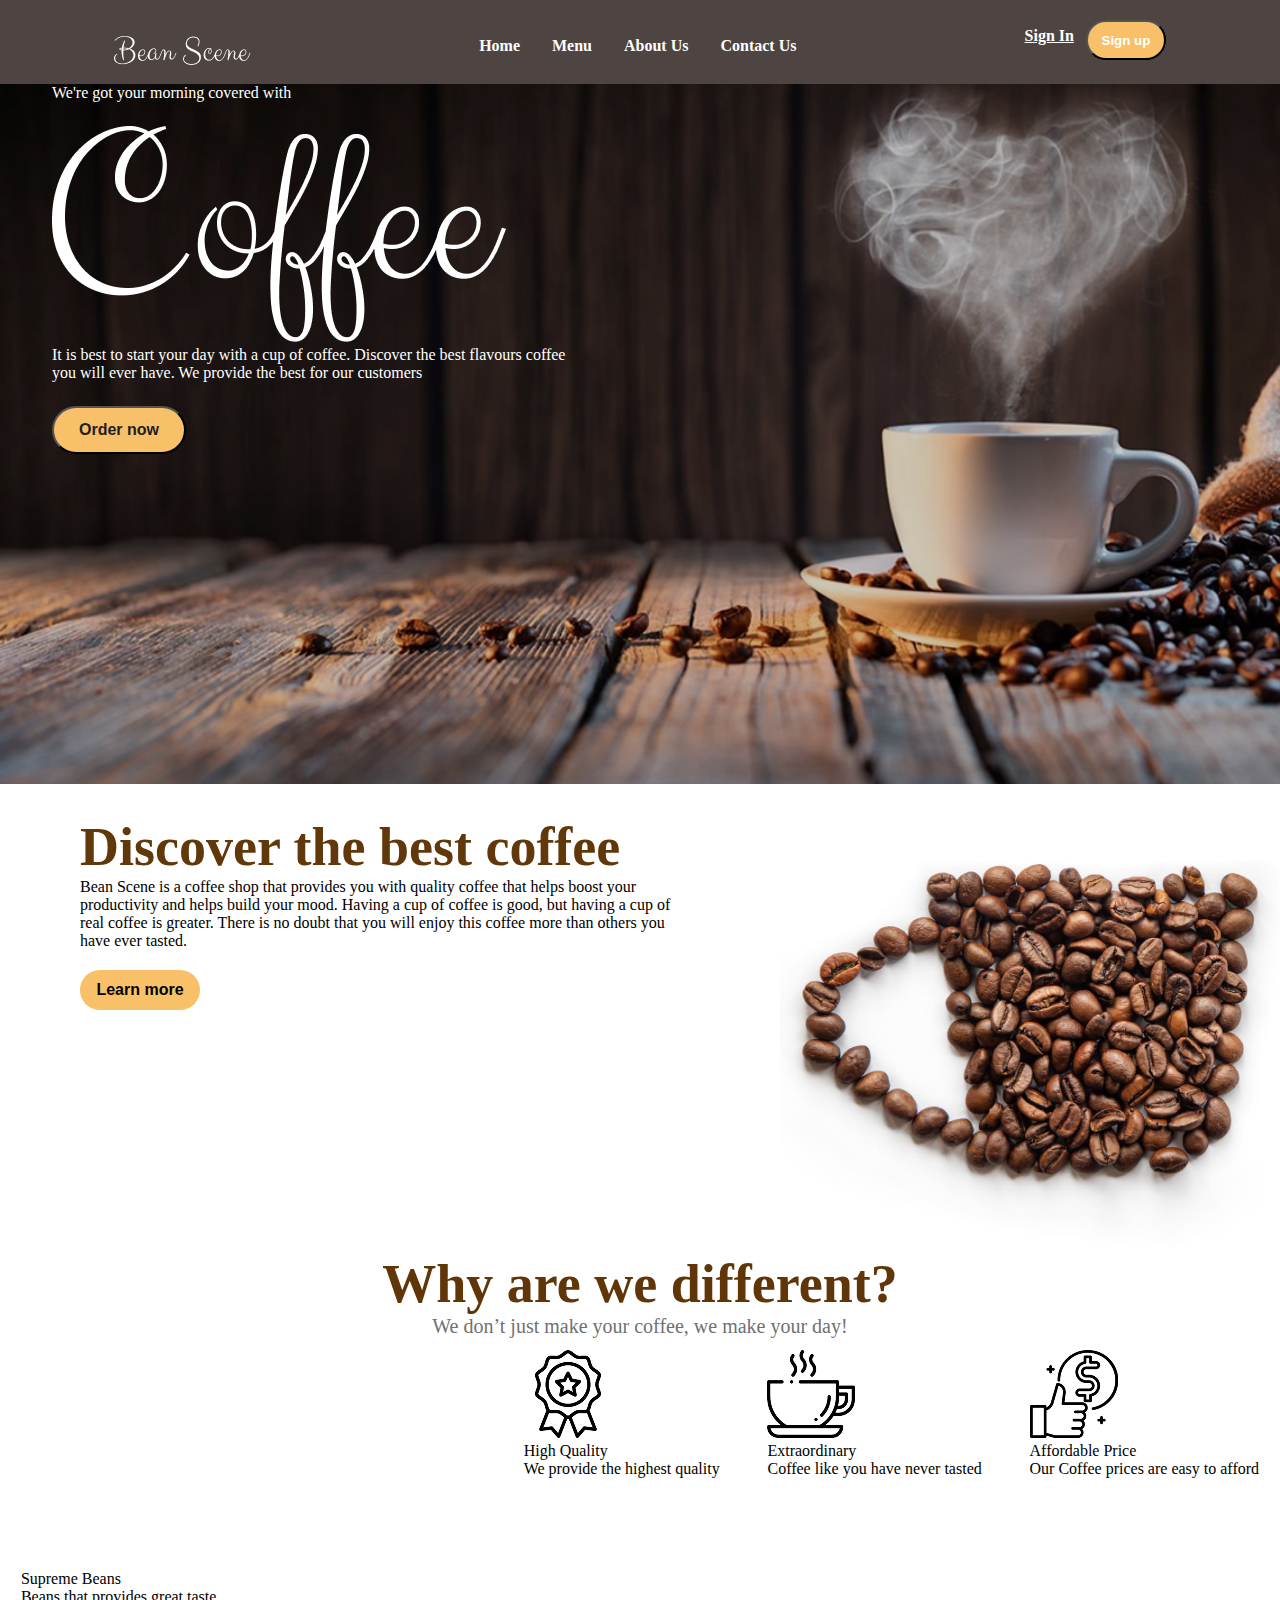
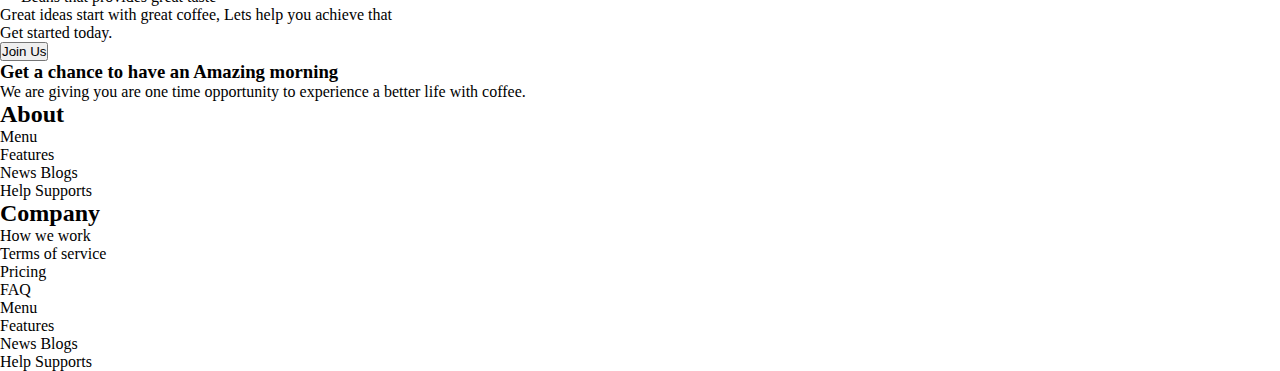
<file: week_8/index.html>
<!DOCTYPE html>
<html lang="en">

<head>
    <meta charset="UTF-8">
    <meta name="viewport" content="width=device-width, initial-scale=1.0">
    <link rel="stylesheet" href="style.css">
    <title>Bài kiểm tra</title>
</head>

<body>
    <div class="header">
        <div class="logo">
            <img src="../week_8/images/Bean Scene.png" alt="logo">
        </div>
        <div class="main">
            <div>Home</div>
            <div>Menu</div>
            <div>About Us</div>
            <div>Contact Us</div>
        </div>
        <div class="sign">
            <a href="#">Sign In</a>
            <button class="up">Sign up</button>
        </div>
    </div>

    <div class="background">
        <div class="bg-content">
            <p>We're got your morning covered with</p>
            <img src="../week_8/images/Coffee.png" alt="coffee">
            <p>It is best to start your day with a cup of coffee. Discover the best flavours coffee you will ever
                have.
                We provide the best for our customers</p>
            <button>Order now</button>
        </div>

    </div>

    <div class="discover">
        <div class="discover-content">
            <h2>Discover the best coffee</h2>
            <p>Bean Scene is a coffee shop that provides you with quality coffee that helps boost your productivity and
                helps build your mood. Having a cup of coffee is good, but having a cup of real coffee is greater. There
                is
                no doubt that you will enjoy this coffee more than others you have ever tasted.</p>
            <button>Learn more</button>
        </div>
        <div>
            <img src="../week_8/images/content2.png" alt="">
        </div>
    </div>

    <div class="acha">
        <h2>Why are we different?</h2>
        <p class="p0">We don’t just make your coffee, we make your day!</p>
        <div class="special">
            <div>
                <img src="../week_8/images/Coffee.png" alt="">
                <p class="p1">Supreme Beans</p>
                <p class="p2">Beans that provides
                    great taste</p>
            </div>
            <div>
                <img src="../week_8/images/badge 1.png" alt="">
                <p class="p1">High Quality</p>
                <p class="p2">We provide the
                    highest quality</p>
            </div>
            <div>
                <img src="../week_8/images/coffee-cup 1.png" alt="">
                <p class="p1">Extraordinary </p>
                <p class="p2">Coffee like you have
                    never tasted</p>
            </div>
            <div>
                <img src="../week_8/images/best-price 1.png" alt="">
                <p class="p1">Affordable Price</p>
                <p class="p2">Our Coffee prices are
                    easy to afford</p>
            </div>
        </div>
        <p>Great ideas start with great coffee, Lets help you achieve that</p>
        <p>Get started today.</p>
        <button>Join Us</button>
    </div>

    <div class="content">
        <h3>Get a chance to have an
            Amazing morning</h3>
        <p>We are giving you are one time opportunity to
            experience a better life with coffee.</p>
    </div>

    <div class="footer">
        <div class="about">
            <h2>About</h2>
            <p>Menu <br> Features <br>News Blogs <Br> Help Supports</Br></p>
        </div>

        <div class="company">
            <h2>Company</h2>
            <p>How we work <br> Terms of service <br>Pricing <Br>FAQ</Br></p>
        </div>

        <div class="contact Us">
            <h2></h2>
            <p>Menu <br> Features <br>News Blogs <Br> Help Supports</Br></p>
        </div>
    </div>
</body>

</html>
</file>
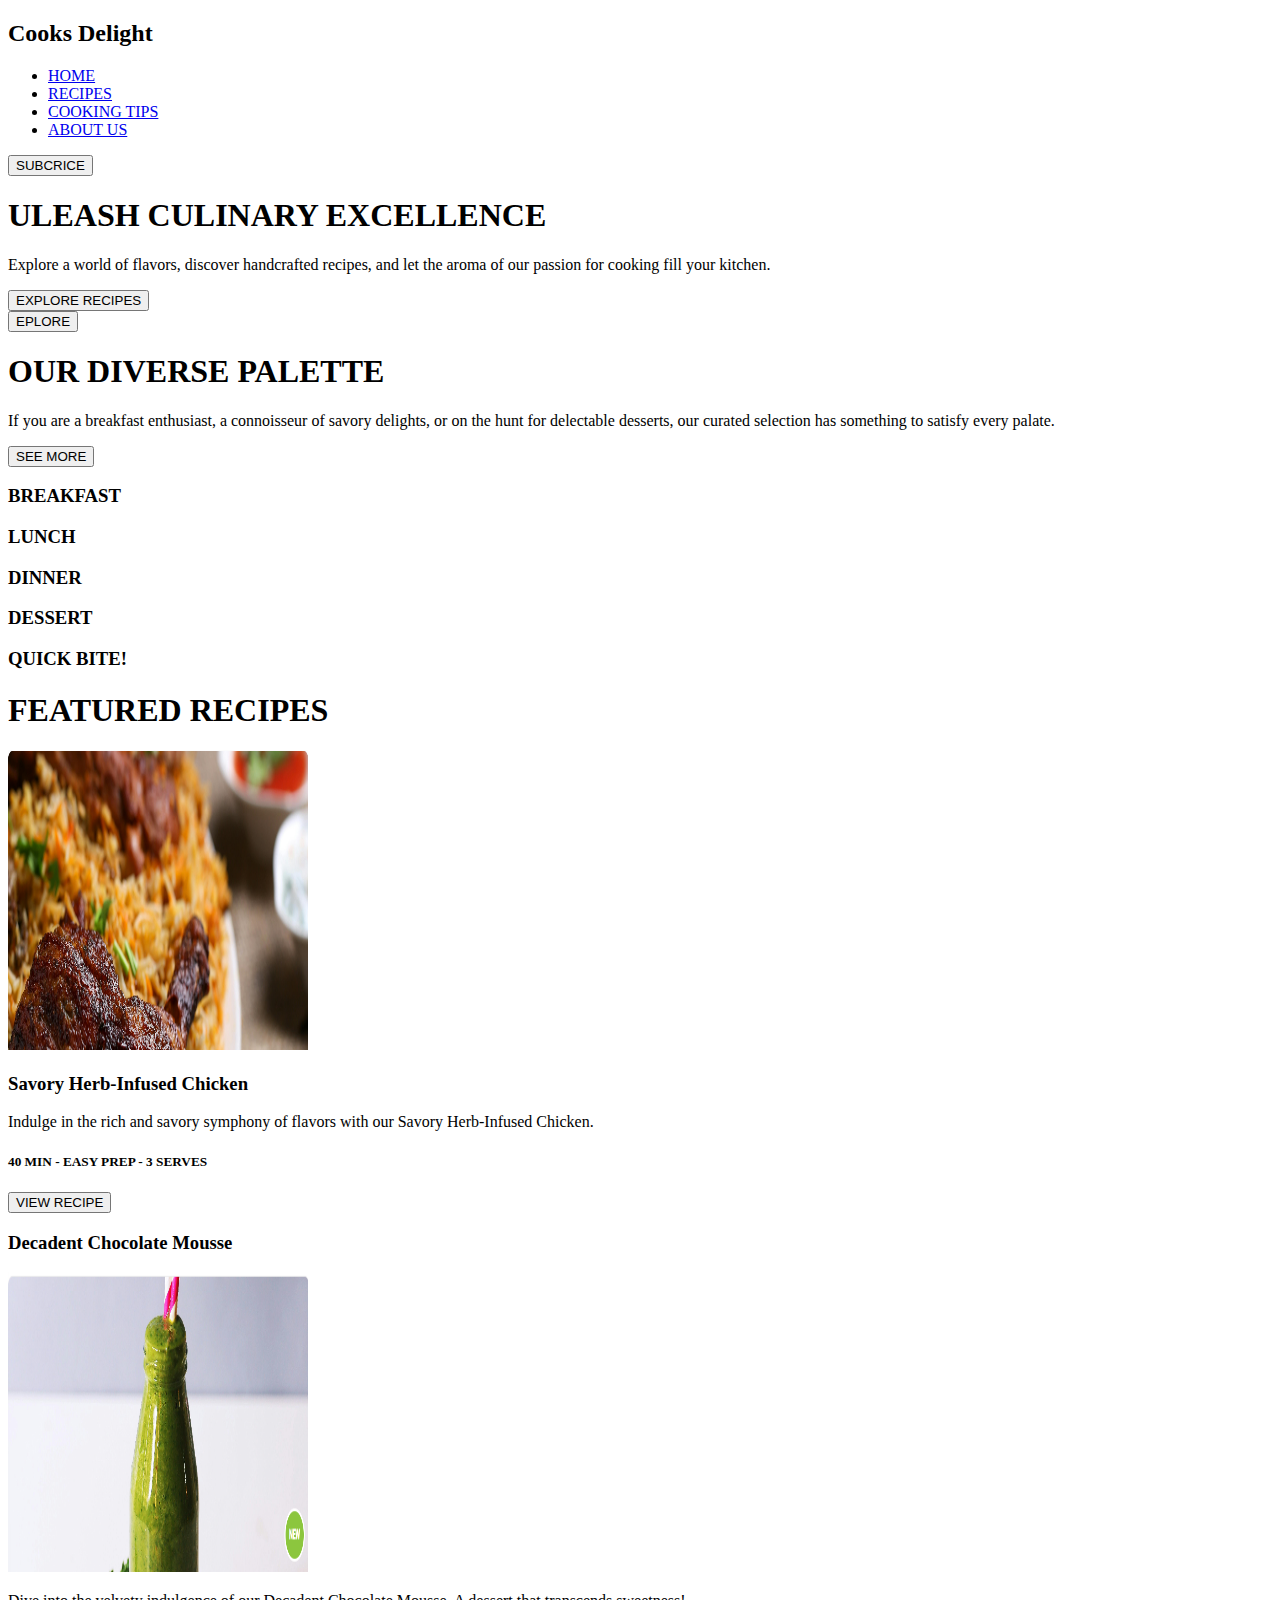
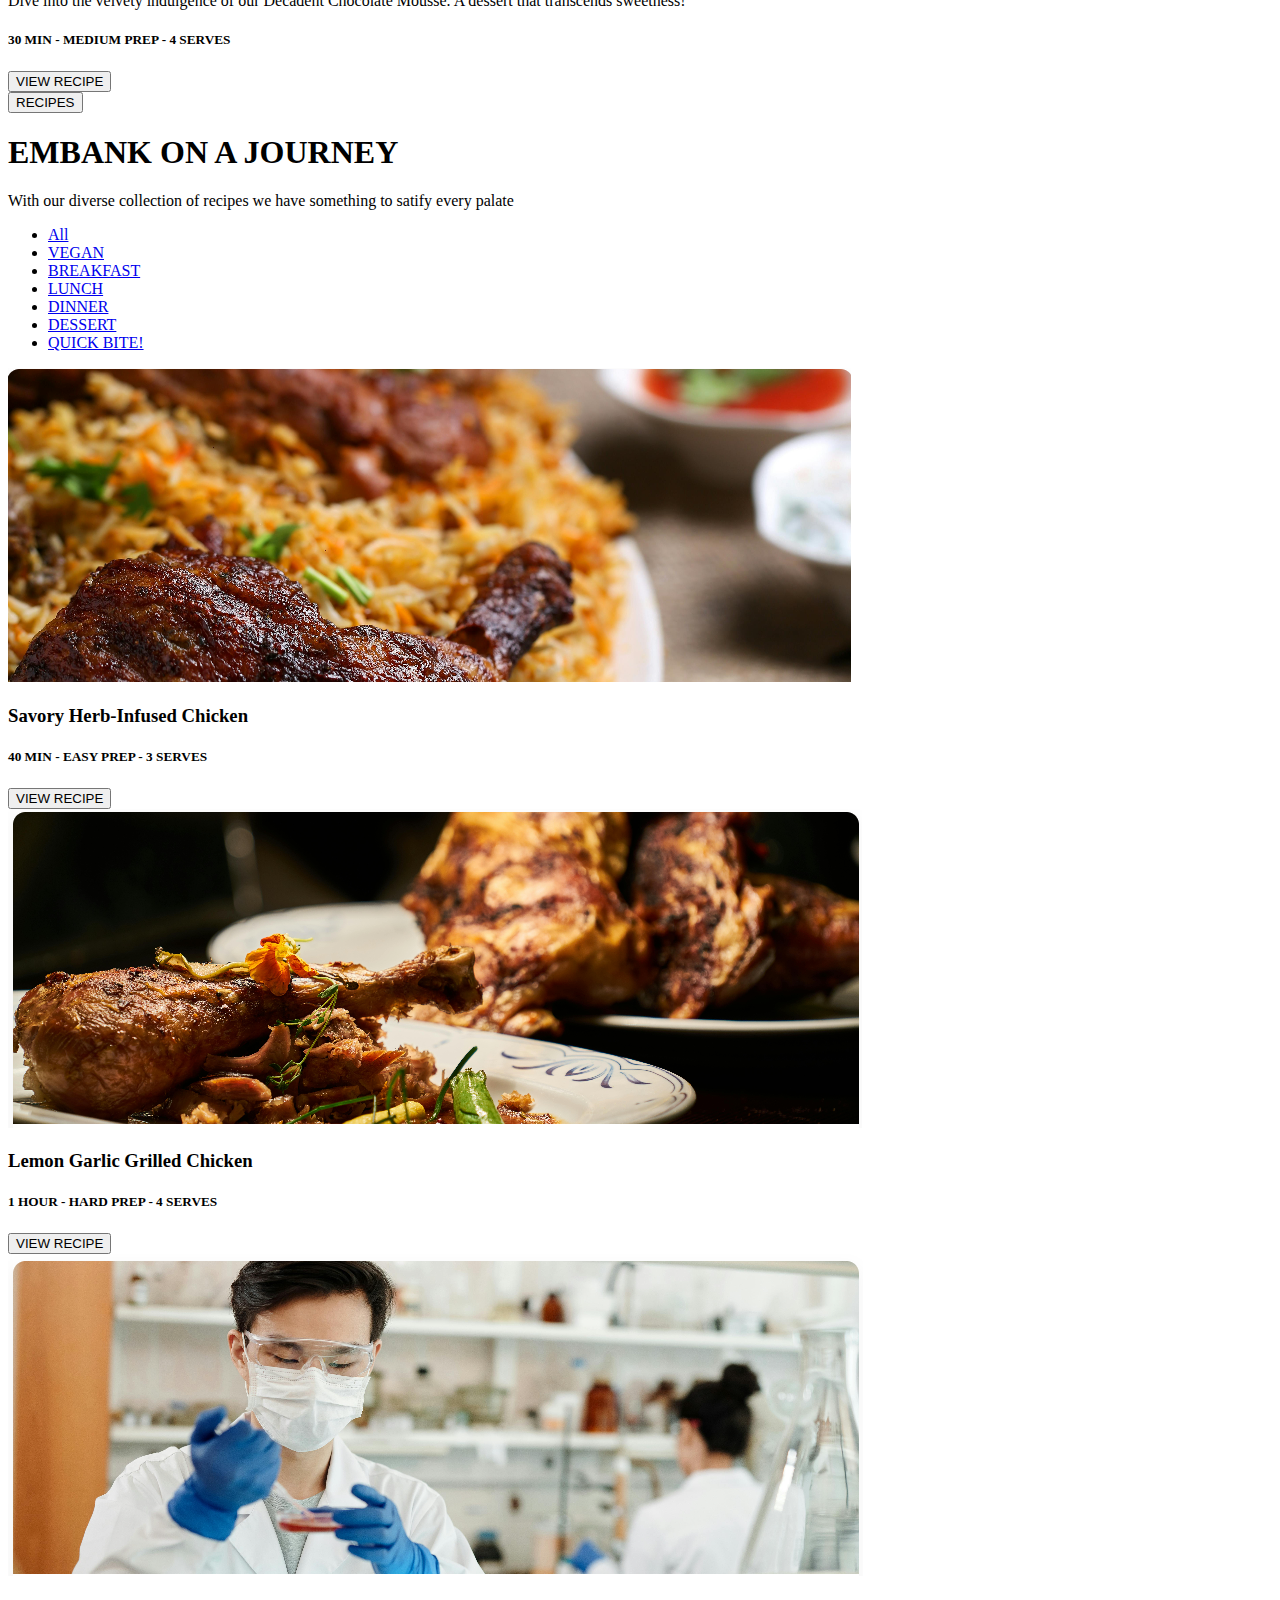
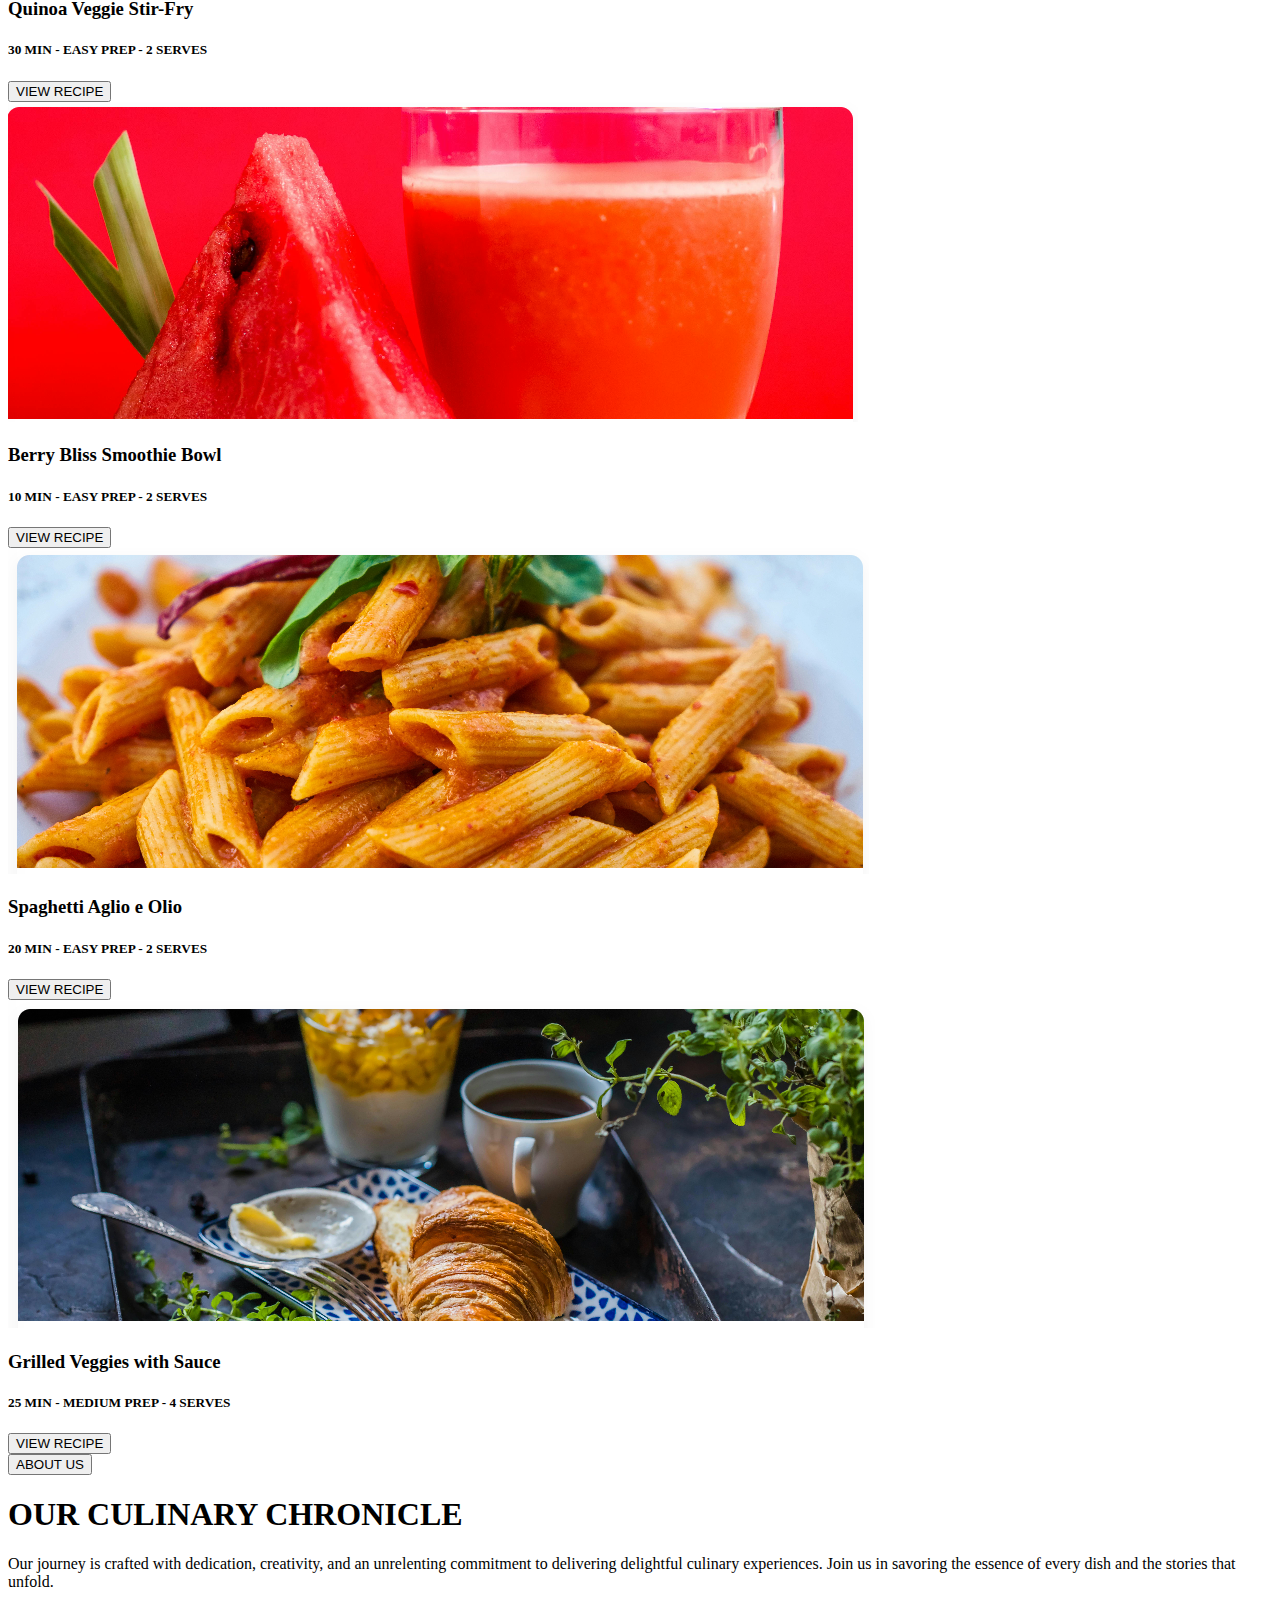
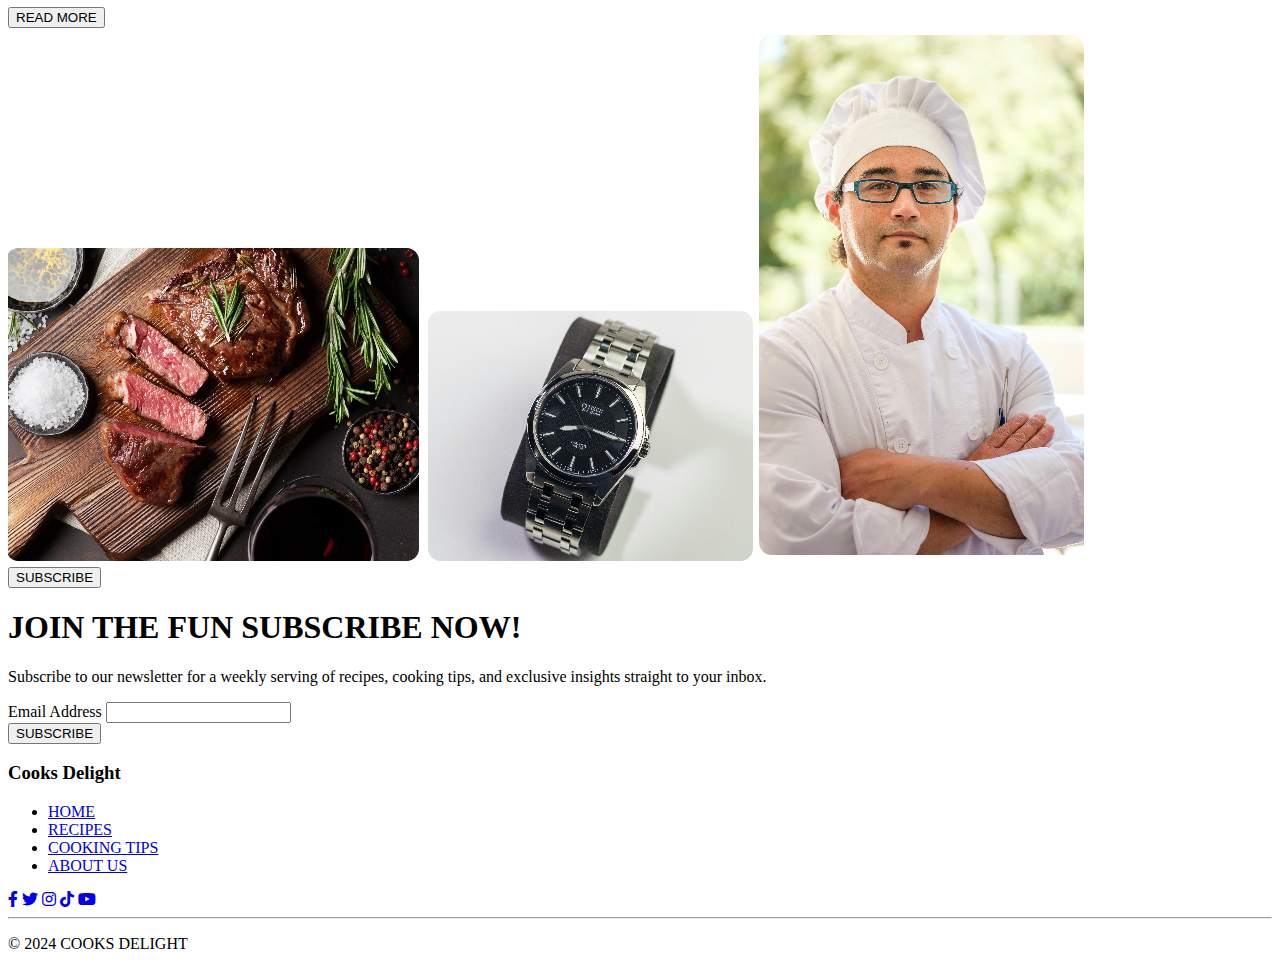
<file: week_2/Assignment/index.html>
<!DOCTYPE html>
<html lang="en">

<head>
    <meta charset="UTF-8">
    <meta name="viewport" content="width=device-width, initial-scale=1.0">
    <link rel="stylesheet" href="https://cdnjs.cloudflare.com/ajax/libs/font-awesome/6.0.0-beta3/css/all.min.css">
    <title>Menu</title>
</head>

<body>
    <div>
        <h2>Cooks Delight</h2>
        <nav>
            <ul>
            <li><a href="#">HOME</a></li>
            <li><a href="#">RECIPES</a></li>
            <li><a href="#">COOKING TIPS</a></li>
            <li><a href="#">ABOUT US</a></li>
        </ul>
        </nav>
        <button>SUBCRICE</button>
    </div>
    <div>
        <h1>ULEASH CULINARY EXCELLENCE</h1>
        <p>Explore a world of flavors, discover handcrafted recipes, and let the aroma of our passion for cooking fill
            your kitchen.</p>
        <button>EXPLORE RECIPES</button>
    </div>
    <div>
        <div>
            <button>EPLORE</button>
            <h1>OUR DIVERSE PALETTE</h1>
            <p>If you are a breakfast enthusiast, a connoisseur of savory delights, or on the hunt for delectable
                desserts, our curated selection has something to satisfy every palate.</p>
            <button>SEE MORE</button>
        </div>
        <div>
            <h3>BREAKFAST</h3>
            <H3>LUNCH</H3>
            <H3>DINNER</H3>
            <H3>DESSERT</H3>
            <H3>QUICK BITE!</H3>
        </div>
    </div>
    <div>
        <div>
            <h1>FEATURED RECIPES</h1>
            <img src="../images/pic 1.png" alt="" width="300" height="300">
            <h3>Savory Herb-Infused Chicken</h3>
            <p>Indulge in the rich and savory symphony of flavors with our Savory Herb-Infused Chicken.</p>
            <h5>40 MIN - EASY PREP - 3 SERVES</h5>
            <button>VIEW RECIPE</button>
        </div>
        <div>
            <h3>Decadent Chocolate Mousse</h3>
            <img src="../images/pic 2.png" alt="" width="300" height="300">
            <p>Dive into the velvety indulgence of our Decadent Chocolate Mousse. A dessert that transcends sweetness!
            </p>
            <h5>30 MIN - MEDIUM PREP - 4 SERVES</h5>
            <button>VIEW RECIPE</button>
        </div>
    </div>

    <div>
        <button>RECIPES</button>
        <h1>EMBANK ON A JOURNEY</h1>
        <p>With our diverse collection of recipes we have something to satify every palate</p>
        <nav>
            <ul>
                <li><a href="#">All</a></li>
                <li><a href="#">VEGAN</a></li>
                <li><a href="#">BREAKFAST</a></li>
                <li><a href="#">LUNCH</a></li>
                <li><a href="#">DINNER</a></li>
                <li><a href="#">DESSERT</a></li>
                <li><a href="#">QUICK BITE!</a></li>
            </ul>
        </nav>

        <div>
            <img src="../images/pic 1.png" alt="">
            <h3>Savory Herb-Infused Chicken</h3>
            <h5>40 MIN - EASY PREP - 3 SERVES</h5>
            <button>VIEW RECIPE</button>
        </div>

        <div>
            <img src="../images/pic 3.png" alt="">
            <h3>Lemon Garlic Grilled Chicken</h3>
            <h5>1 HOUR - HARD PREP - 4 SERVES</h5>
            <button>VIEW RECIPE</button>
        </div>

        <div>
            <img src="../images/pic 4.png" alt="">
            <h3>Quinoa Veggie Stir-Fry</h3>
            <h5>30 MIN - EASY PREP - 2 SERVES</h5>
            <button>VIEW RECIPE</button>
        </div>

        <div>
            <img src="../images/pic 5.png" alt="">
            <h3>Berry Bliss Smoothie Bowl</h3>
            <h5>10 MIN - EASY PREP - 2 SERVES</h5>
            <button>VIEW RECIPE</button>
        </div>

        <div>
            <img src="../images/pic 6.png" alt="">
            <h3>Spaghetti Aglio e Olio</h3>
            <h5>20 MIN - EASY PREP - 2 SERVES</h5>
            <button>VIEW RECIPE</button>
        </div>

        <div>
            <img src="../images/pic 7.png" alt="">
            <h3>Grilled Veggies with Sauce</h3>
            <h5>25 MIN - MEDIUM PREP - 4 SERVES</h5>
            <button>VIEW RECIPE</button>
        </div>
    </div>

    <div>
        <div>
            <button>ABOUT US</button>
            <h1>OUR CULINARY CHRONICLE</h1>
            <p>Our journey is crafted with dedication, creativity, and an unrelenting commitment to delivering
                delightful culinary experiences. Join us in savoring the essence of every dish and the stories that
                unfold.</p>
            <button>READ MORE</button>
        </div>

        <div>
            <img src="../images/pic 8 .png" alt="">
            <img src="../images/pic 9 .png" alt="">
            <img src="../images/pic 10.png" alt="">
        </div>

    </div>

    <div>
        <button>SUBSCRIBE</button>
        <h1>JOIN THE FUN SUBSCRIBE NOW!</h1>
        <p>Subscribe to our newsletter for a weekly serving of recipes, cooking tips, and exclusive insights straight to your inbox.</p>
        <form action="">
            <label for="email">Email Address</label>
            <input type="text" name="" id="email"> <br>
            <button>SUBSCRIBE</button>
        </form>
    </div>
</body>

<footer>
    <h3>Cooks Delight</h3>
    <nav>
        <ul>
            <li><a href="#">HOME</a></li>
            <li><a href="#">RECIPES</a></li>
            <li><a href="#">COOKING TIPS</a></li>
            <li><a href="#">ABOUT US</a></li>
        </ul>
    </nav>

    <div>
            <a href="#"><i class="fab fa-facebook-f"></i></a>
            <a href="#"><i class="fab fa-twitter"></i></a>
            <a href="#"><i class="fab fa-instagram"></i></a>
            <a href="#"><i class="fab fa-tiktok"></i></a>
            <a href="#"><i class="fab fa-youtube"></i></a>
    </div>

    <hr>

  <p>&copy; 2024 COOKS DELIGHT</p>
</footer>

</html>
</file>
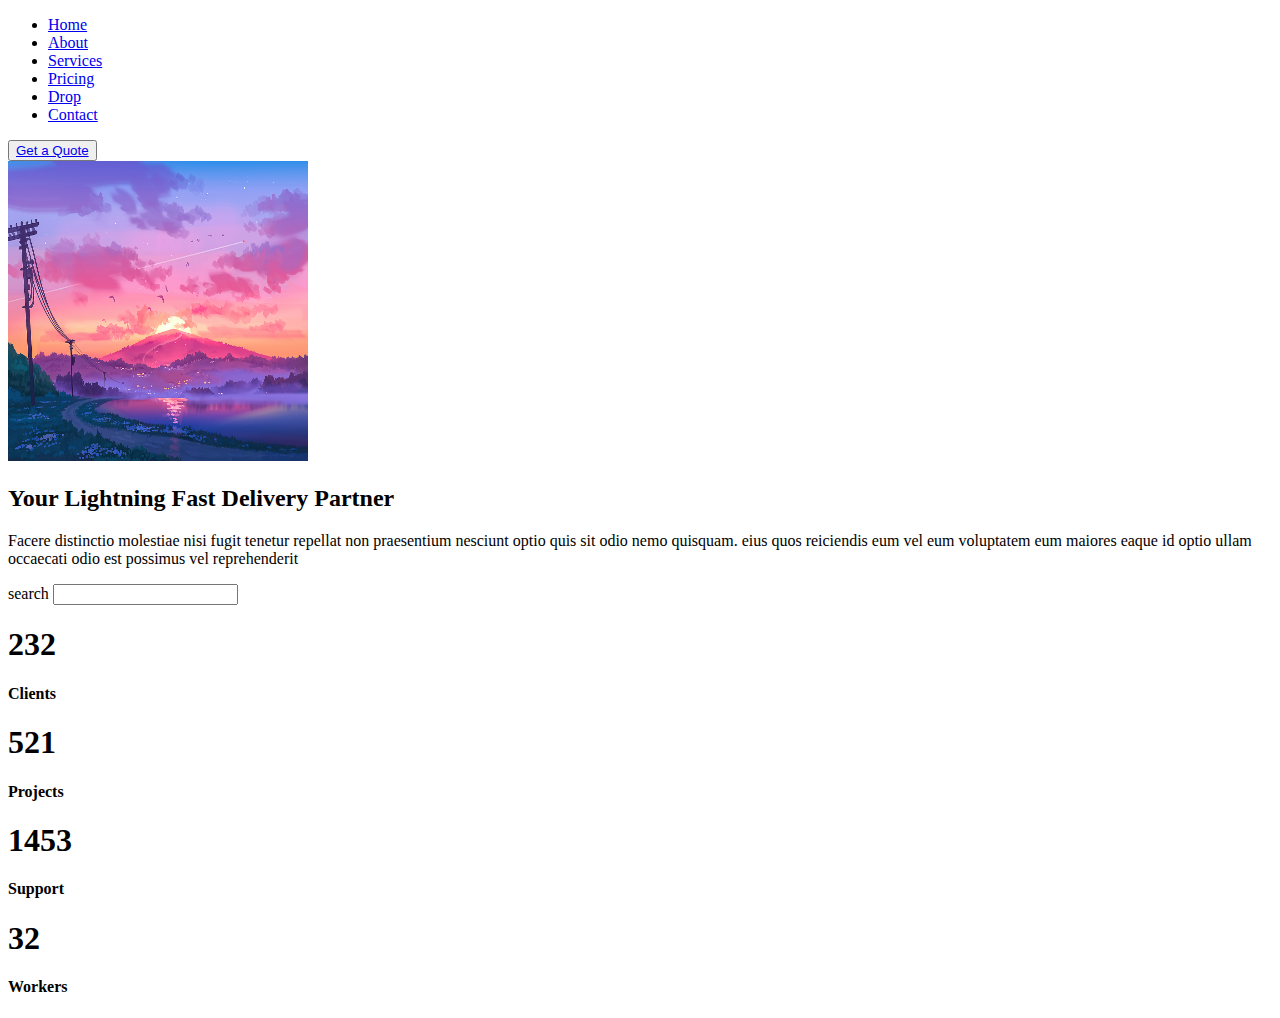
<file: week_2/In_class/index.html>
<!DOCTYPE html>
<html lang="en">

<head>
    <meta charset="UTF-8">
    <meta name="viewport" content="width=device-width, initial-scale=1.0">
    <title>Buổi 2</title>
</head>

<body>
    <div class="Background">
        <header>
            <ul>
                <li>
                    <a href="https://www.facebook.com/" target="_blank">Home</a>
                </li>
                <li>
                    <a href="#">About</a>
                </li>
                <li>
                    <a href="#">Services</a>
                </li>
                <li>
                    <a href="#">Pricing</a>
                </li>
                <li>
                    <a href="#">Drop</a>
                </li>
                <li>
                    <a href="#">Contact</a>
                </li>
            </ul>
            <button>
                <a href="#">Get a Quote</a>
            </button>
        </header>
        <div class="right">
            <img src="../images/desktop-302851.jpg" alt="abc"
            width="300"
            height="300">
        </div>
        <div class="left">
            <h2>Your Lightning Fast Delivery Partner</h2>
            <p>Facere distinctio molestiae nisi fugit tenetur repellat non praesentium nesciunt optio quis sit odio nemo
                quisquam. eius quos reiciendis eum vel eum voluptatem eum maiores eaque id optio ullam occaecati odio
                est possimus vel reprehenderit</p>
            <form action="">
                <label for="write">search</label>
                <input type="text" name="" id="write">
            </form>
            <div>
                <div>
                    <h1>232</h1>
                    <h4>Clients</h4>
                </div>
                <div>
                    <h1>521</h1>
                    <h4>Projects</h4>
                </div>
                <div>
                    <h1>1453</h1>
                    <h4>Support</h4>
                </div>
                <div>
                    <h1>32</h1>
                    <h4>Workers</h4>
                </div>
            </div>
        </div>
    </div>
</body>

</html>
</file>
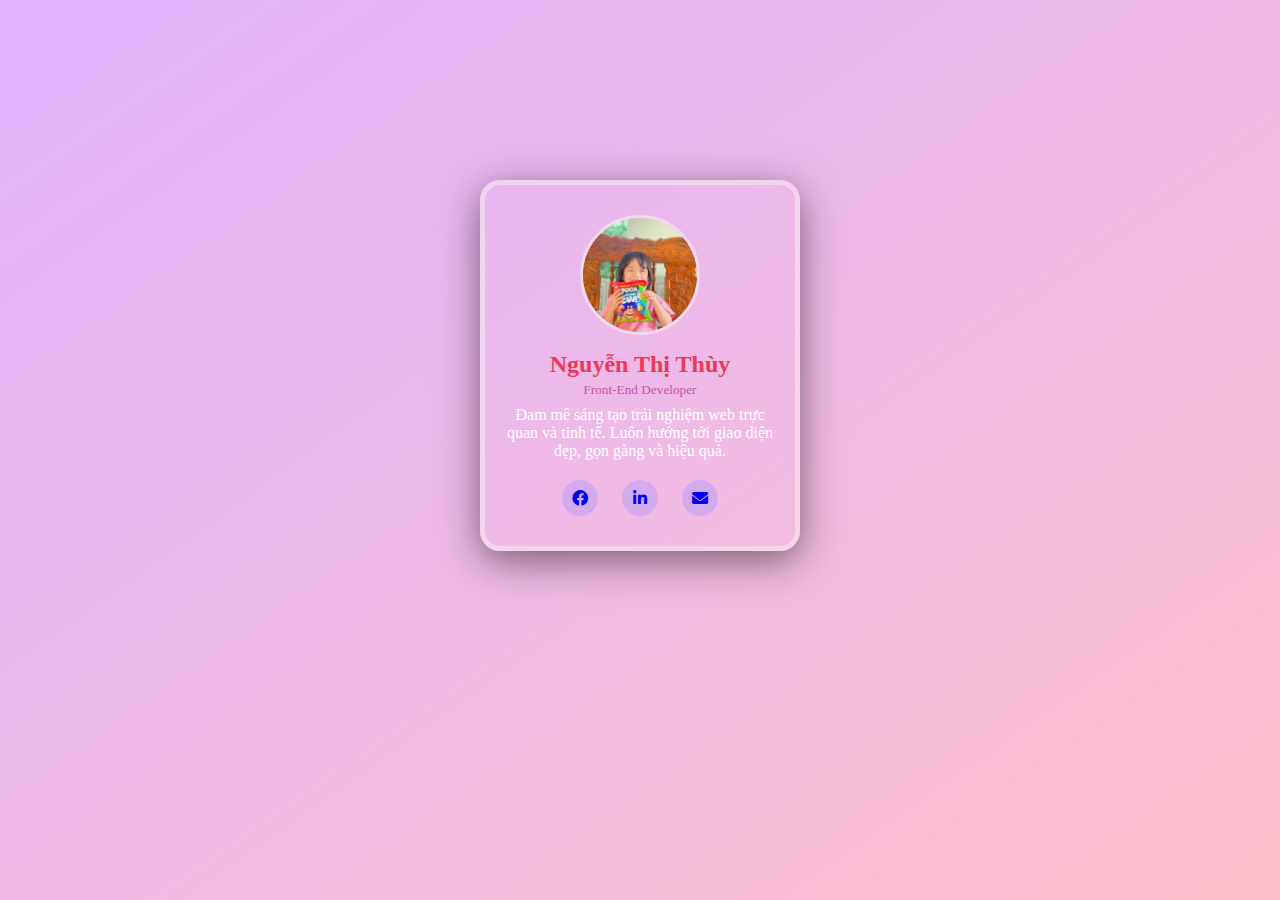
<file: week_3/Assignment/index.html>
<!DOCTYPE html>
<html lang="en">

<head>
    <meta charset="UTF-8">
    <meta name="viewport" content="width=device-width, initial-scale=1.0">
    <title>Profile card</title>
    <link rel="stylesheet" href="style.css">
    <link rel="stylesheet" href="https://cdnjs.cloudflare.com/ajax/libs/font-awesome/6.0.0-beta3/css/all.min.css">
</head>

<body>
    <div class="container">
        <div class="card">
            <img src="../images/AnAn.jpg" alt="An cute">
            <div class="text">
                <h2>Nguyễn Thị Thùy</h2>
                <h5>Front-End Developer</h5>
                <p>Đam mê sáng tạo trải nghiệm web trực quan và tinh tế. Luôn hướng tới giao diện đẹp, gọn gàng và hiệu
                    quả.</p>
            </div>
            <div class="icon">
                <a href="https://www.facebook.com/NguyenThuy28/"><i class="fa-brands fa-facebook"></i></a>
                <a href="#"><i class="fa-brands fa-linkedin-in"></i></a>
                <a href="#"><i class="fa-solid fa-envelope"></i></a>
            </div>
        </div>
    </div>
</body>

</html>
</file>
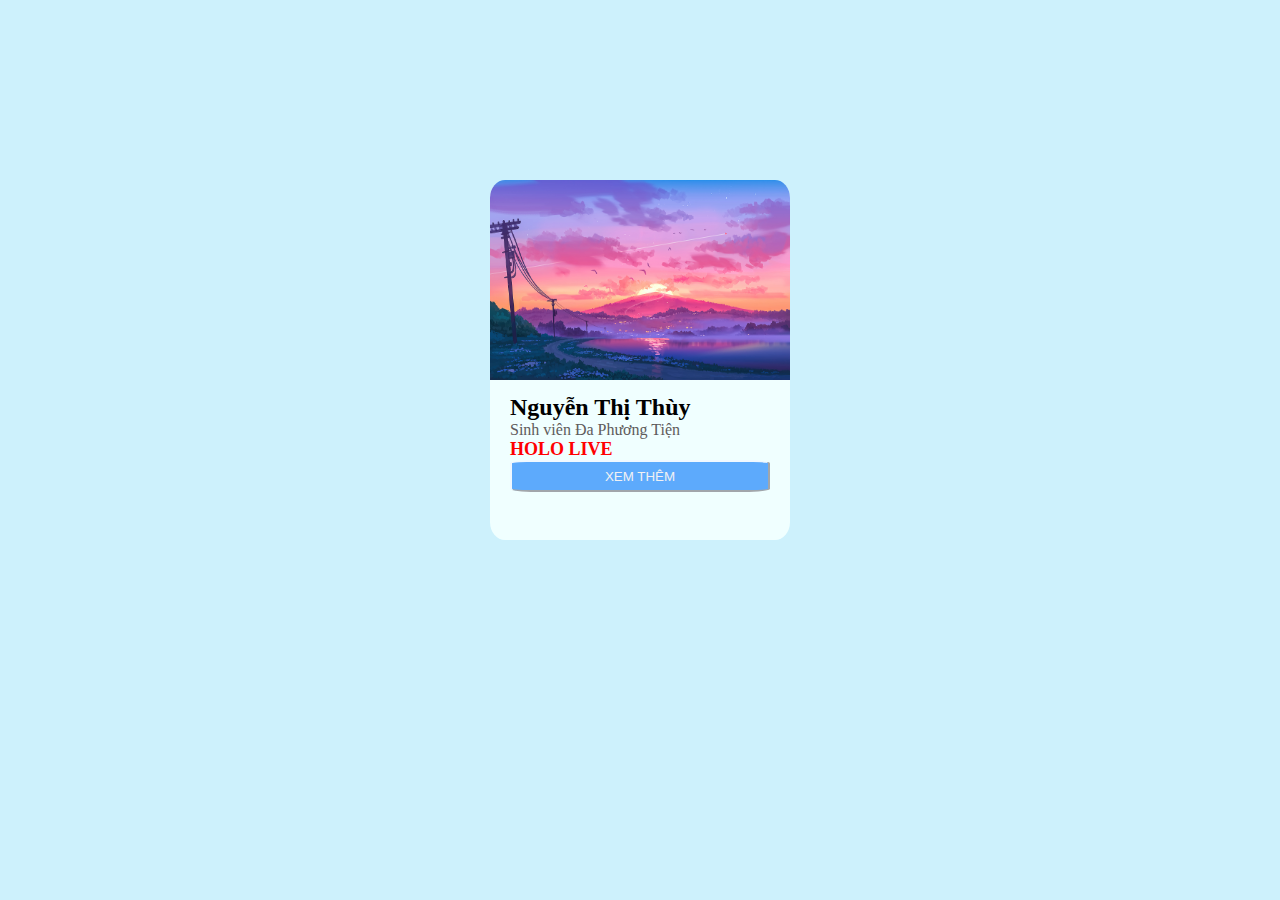
<file: week_3/In_class/index.html>
<!DOCTYPE html>
<html lang="en">

<head>
    <meta charset="UTF-8">
    <meta name="viewport" content="width=device-width, initial-scale=1.0">
    <title>Buổi 3</title>
    <link rel="stylesheet" href="style.css">
</head>

<body>
    <div class="Background">
        <div class="Content">
            <img src="../images/desktop-302851.jpg" alt="Avatar">
            <div class="son">
                <h2>Nguyễn Thị Thùy</h2>
                <p>Sinh viên Đa Phương Tiện</p>
                <h3>HOLO LIVE</h3>
                <button>XEM THÊM</button>
            </div> 
        </div>
    </div>
</body>

</html>
</file>
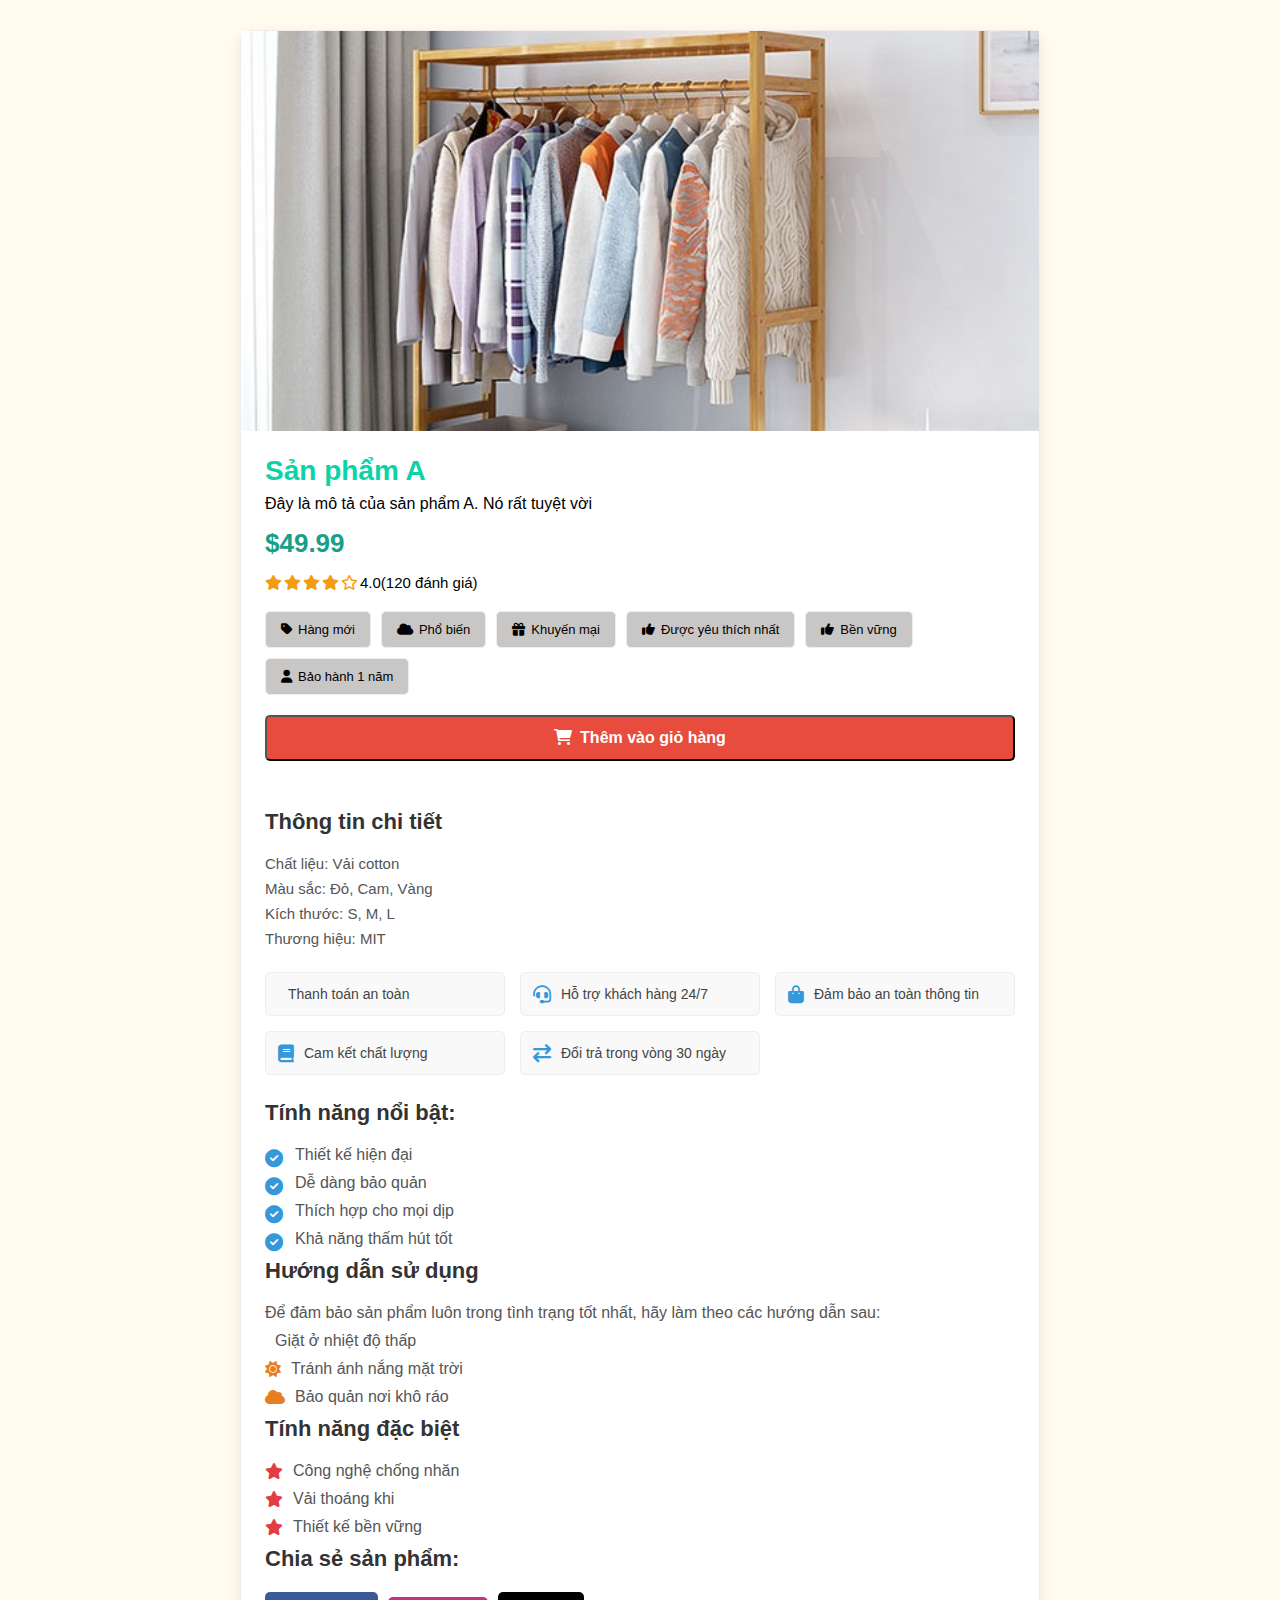
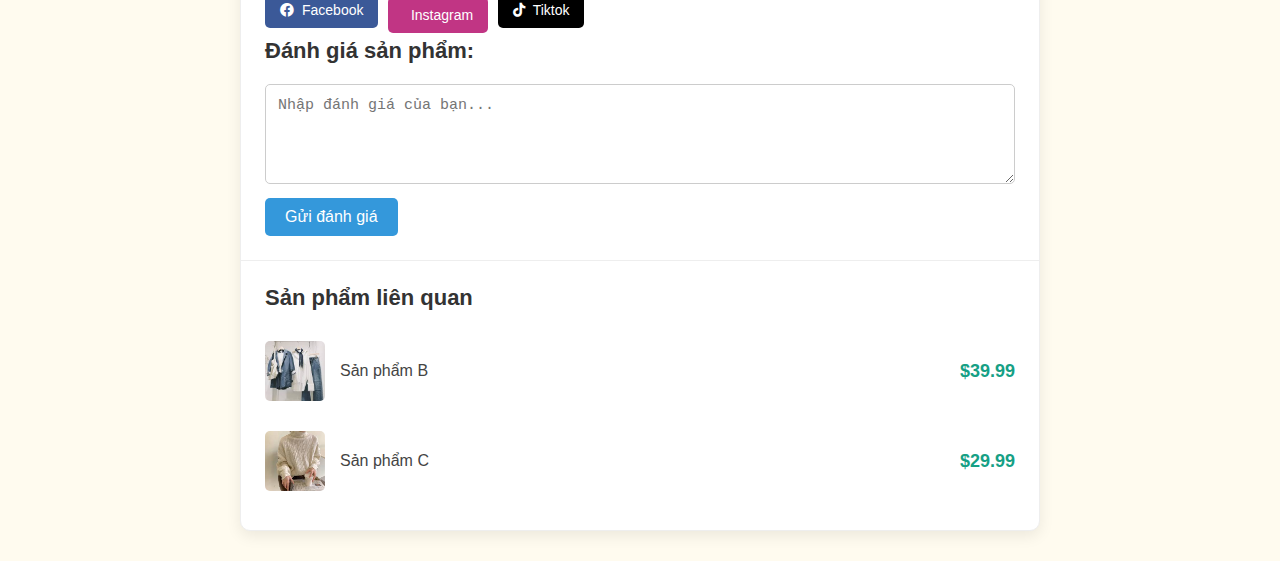
<file: week_4/Assignment/index.html>
<!DOCTYPE html>
<html lang="en">

<head>
    <meta charset="UTF-8">
    <meta name="viewport" content="width=device-width, initial-scale=1.0">
    <title>Cửa hàng quần áo</title>
    <link rel="stylesheet" href="style.css">
    <link rel="stylesheet" href="https://cdnjs.cloudflare.com/ajax/libs/font-awesome/6.0.0-beta3/css/all.min.css">
</head>

<body>
    <div class="product">
        <div class="product-image">
            <img src="../images/anh_1.jpg" alt="">
        </div>
        <div class="product-detail">
            <div class="product-detail_content">
                <h3>Sản phẩm A</h3>
                <p>Đây là mô tả của sản phẩm A. Nó rất tuyệt vời</p>
                <h5>$49.99</h5>
            </div>
            <div class="product-detail_rating">
                <i class="fa-solid fa-star" style="color: #FFD43B;"></i>
                <i class="fa-solid fa-star" style="color: #FFD43B;"></i>
                <i class="fa-solid fa-star" style="color: #FFD43B;"></i>
                <i class="fa-solid fa-star" style="color: #FFD43B;"></i>
                <i class="fa-regular fa-star" style="color: #FFD43B;"></i>
                <p>4.0(120 đánh giá)</p>
            </div>
            <div class="product-detail_tag">
                <span><i class="fa-solid fa-tag"></i>Hàng mới</span>
                <span><i class="fa-solid fa-cloud"></i> Phổ biến</span>
                <span><i class="fa-solid fa-gift"></i> Khuyến mại</span>
                <span><i class="fa-solid fa-thumbs-up"></i>Được yêu thích nhất</span>
                <span><i class="fa-solid fa-thumbs-up"></i>Bền vững</span>
                <span><i class="fa-solid fa-user"></i>Bảo hành 1 năm</span>
            </div>
            <div class="product-detail_action">
                <button><i class="fa-solid fa-cart-shopping"></i>Thêm vào giỏ hàng</button>
            </div>
        </div>

        <div class="product-info">
            <div class="product-info_detail">
                <h2>Thông tin chi tiết</h2>
                <ul>
                    <li>Chất liệu: Vải cotton</li>
                    <li>Màu sắc: Đỏ, Cam, Vàng</li>
                    <li>Kích thước: S, M, L</li>
                    <li>Thương hiệu: MIT</li>
                </ul>
            </div>
            <div class="product-info_add">
                <span><i class="fa-solid fa-money-bill-transfer"></i>Thanh toán an toàn</span>
                <span><i class="fa-solid fa-headset"></i>Hỗ trợ khách hàng 24/7</span>
                <span><i class="fa-solid fa-bag-shopping"></i>Đảm bảo an toàn thông tin</span>
                <span><i class="fa-solid fa-book"></i>Cam kết chất lượng</span>
                <span><i class="fa-solid fa-arrow-right-arrow-left"></i>Đổi trả trong vòng 30 ngày</span>
            </div>
            <div class="product-info_hightlight">
                <h2>Tính năng nổi bật:</h2>
                <ul>
                    <li>Thiết kế hiện đại</li>
                    <li>Dễ dàng bảo quản</li>
                    <li>Thích hợp cho mọi dịp</li>
                    <li>Khả năng thấm hút tốt</li>
                </ul>
            </div>
            <div class="product-info_use">
                <h2>Hướng dẫn sử dụng</h2>
                <p>Để đảm bảo sản phẩm luôn trong tình trạng tốt nhất, hãy làm theo các hướng dẫn sau: </p>
                <p><i class="fa-solid fa-temperature-arrow-down"></i>Giặt ở nhiệt độ thấp</p>
                <p><i class="fa-solid fa-sun"></i>Tránh ánh nắng mặt trời</p>
                <p><i class="fa-solid fa-cloud"></i>Bảo quản nơi khô ráo</p>
            </div>
            <div class="product-info_special">
                <h2>Tính năng đặc biệt</h2>
                <p><i class="fa-solid fa-star" style="color: #e23c44;"></i>Công nghệ chống nhăn</p>
                <p><i class="fa-solid fa-star" style="color: #e23c44;"></i>Vải thoáng khi</p>
                <p><i class="fa-solid fa-star" style="color: #e23c44;"></i>Thiết kế bền vững</p>
            </div>
            <div class="product-info_share">
                <h2>Chia sẻ sản phẩm:</h2>
                <button><i class="fa-brands fa-facebook"></i>Facebook</button>
                <button><i class="fa-brands fa-square-instagram"></i>Instagram</button>
                <button><i class="fa-brands fa-tiktok"></i>Tiktok</button>
            </div>
            <div class="product-info_review">
                <h2>Đánh giá sản phẩm:</h2>
                <textarea name="" id="" placeholder="Nhập đánh giá của bạn..."></textarea>
                <button>Gửi đánh giá</button>
            </div>
        </div>

        <div class="product-relate">
            <h2>Sản phẩm liên quan</h2>
            <div class="product-relate_item1">
                <img src="../images/A.jpg" alt="">
                <span>Sản phẩm B</span>
                <span>$39.99</span>
            </div>
            <div class="product-relate_item1">
                <img src="../images/B.jpg" alt="">
                <span>Sản phẩm C</span>
                <span>$29.99</span>
            </div>
        </div>
    </div>
</body>

</html>
</file>
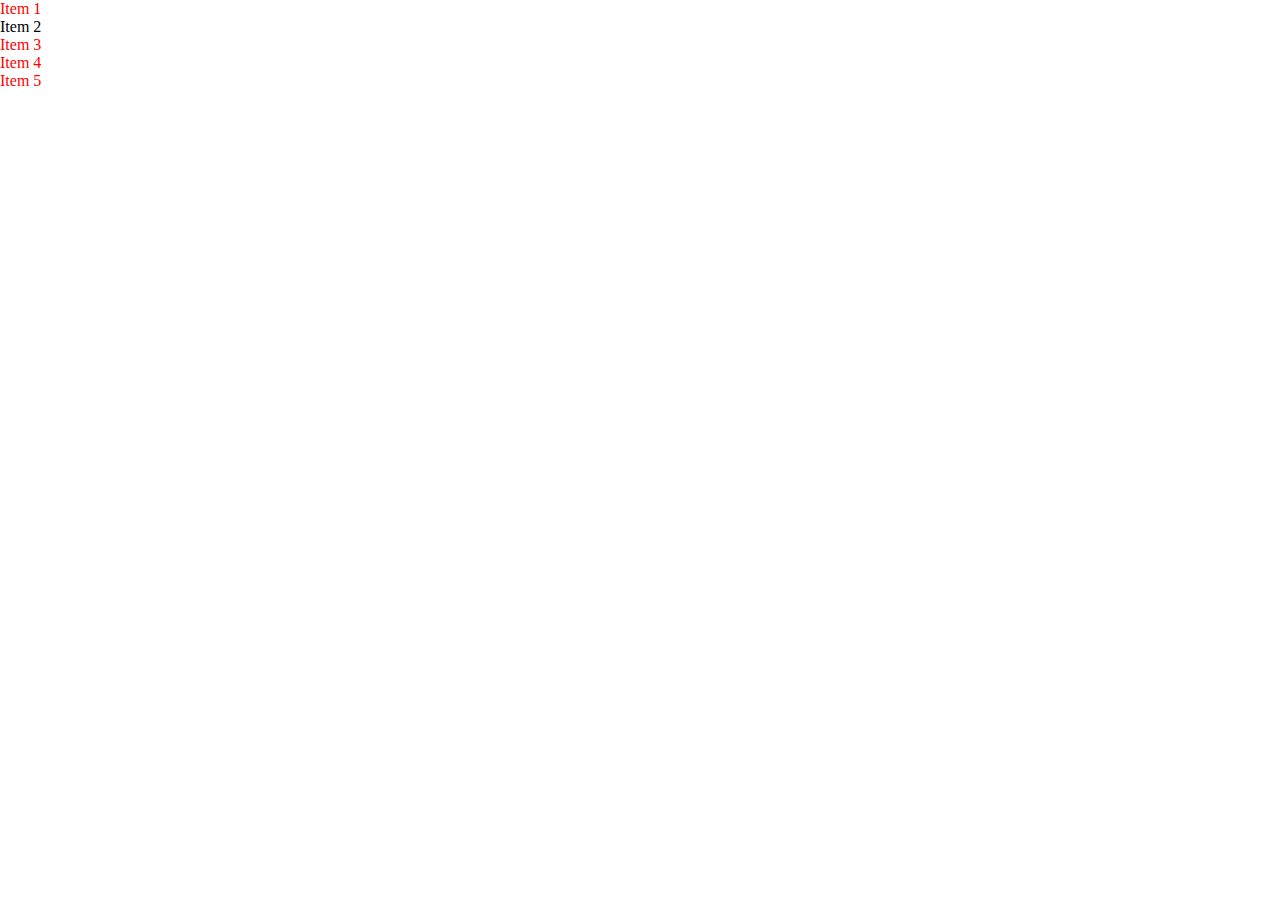
<file: week_4/InClass/index.html>
<!DOCTYPE html>
<html lang="en">

<head>
    <meta charset="UTF-8">
    <meta name="viewport" content="width=device-width, initial-scale=1.0">
    <title>Trên lớp 4</title>
    <link rel="stylesheet" href="style.css">
</head>

<body>
    <ul class="wrap">
        <li class="item">Item 1</li>
        <li class="item2">Item 2</li>
        <li class="item">Item 3</li>
        <li class="item">Item 4</li>
        <li class="item">Item 5</li>
    </ul>
</body>

</html>
</file>
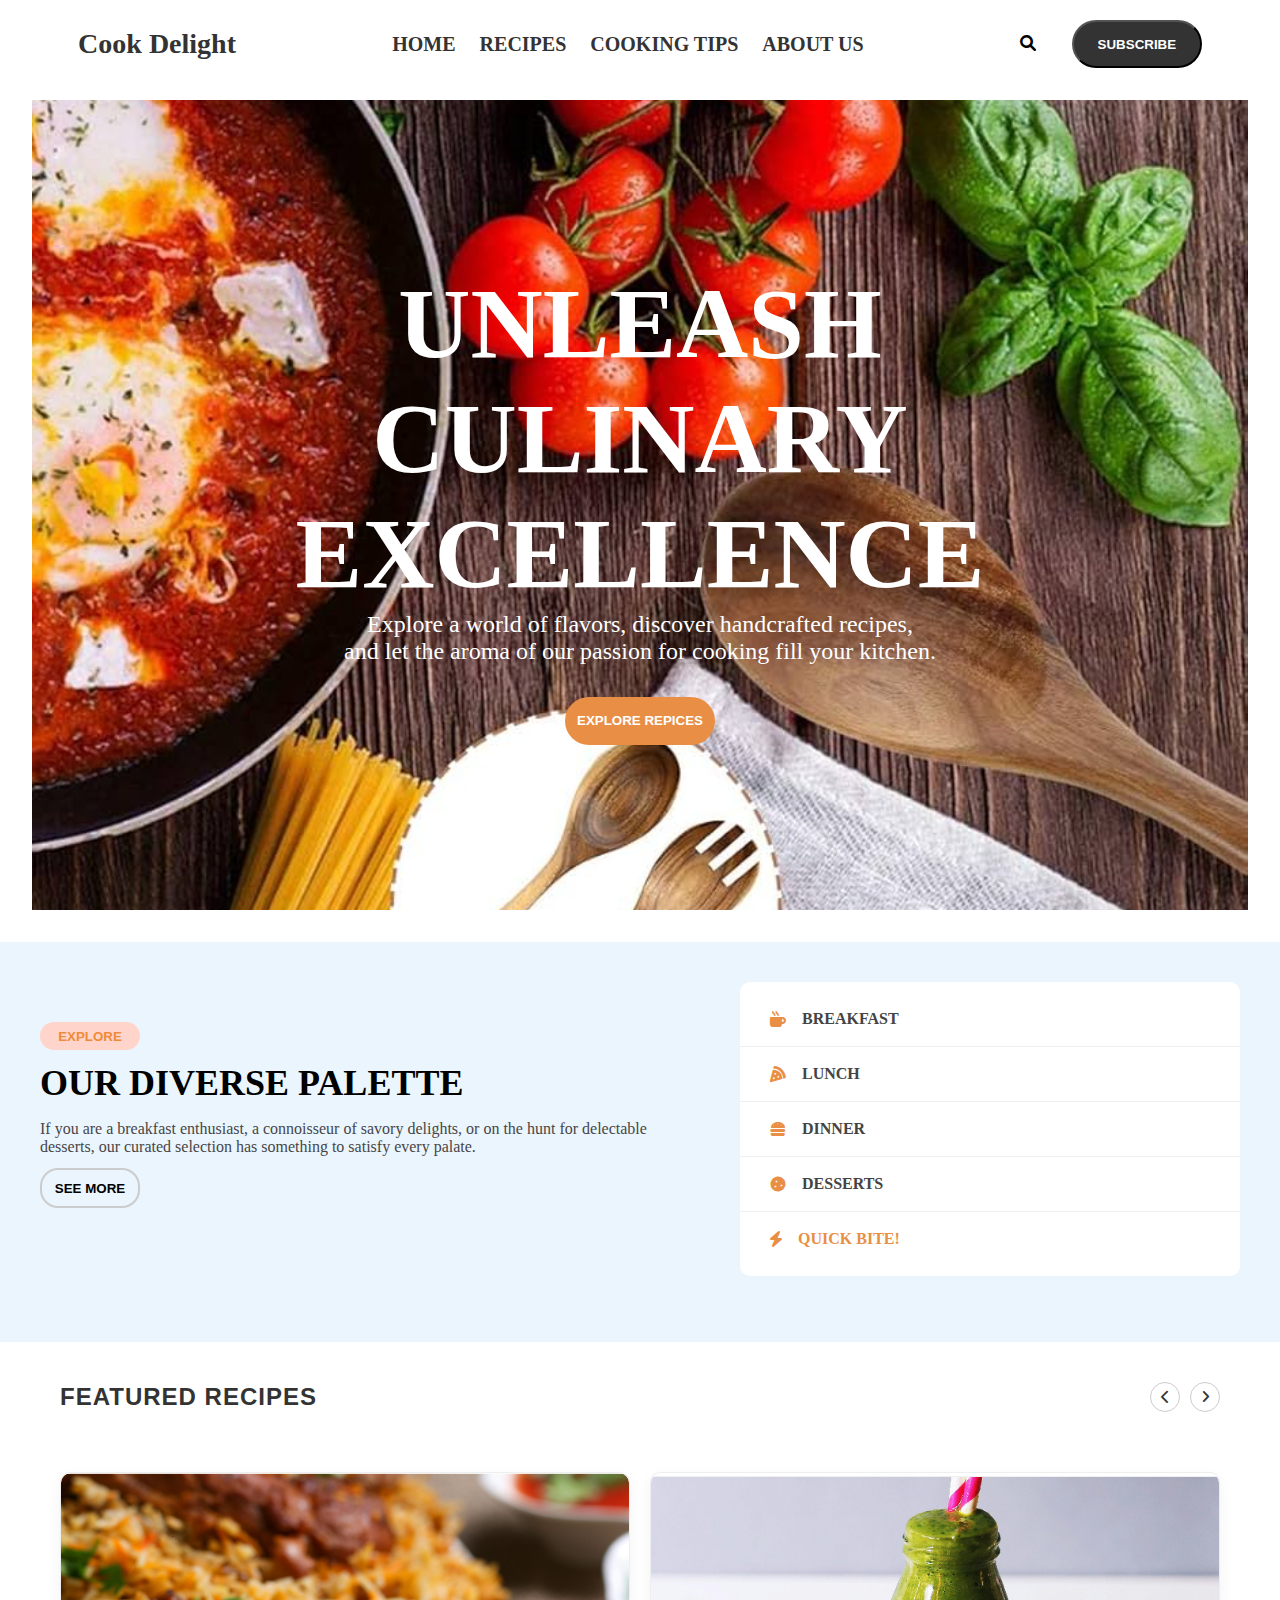
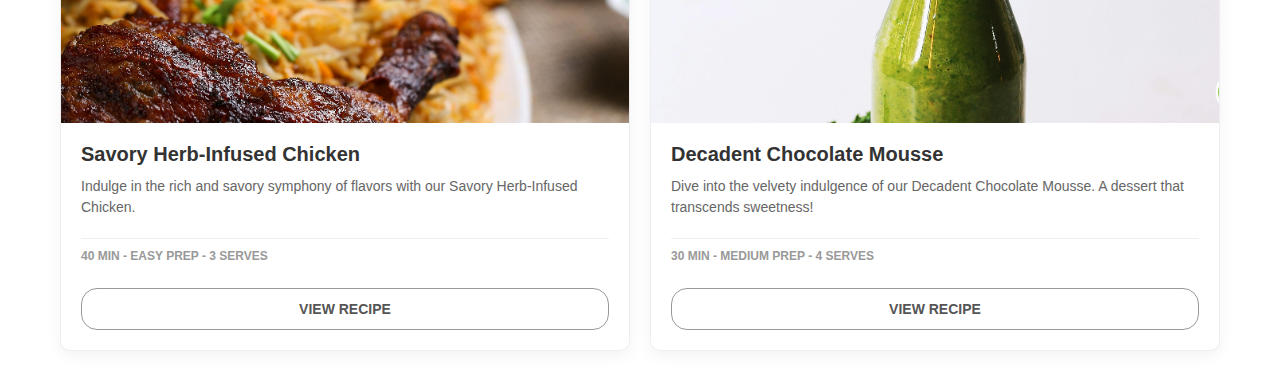
<file: week_5/Assignment/index.html>
<!DOCTYPE html>
<html lang="en">

<head>
    <meta charset="UTF-8">
    <meta name="viewport" content="width=device-width, initial-scale=1.0">
    <title>Menu</title>
    <link rel="stylesheet" href="style.css">
    <link rel="stylesheet" href="https://cdnjs.cloudflare.com/ajax/libs/font-awesome/6.0.0-beta3/css/all.min.css">
</head>

<body>
    <!-- Phần đầu menu -->
    <div class="header">
        <div class="logo">
            Cook Delight
        </div>
        <div class="main">
            <div><a href="#">HOME</a></div>
            <div><a href="#">RECIPES</a></div>
            <div><a href="#">COOKING TIPS</a></div>
            <div><a href="#">ABOUT US</a></div>
        </div>
        <div class="action">
            <i class="fa-solid fa-magnifying-glass"></i>
            <button>SUBSCRIBE</button>
        </div>
    </div>

    <!-- Ảnh bìa menu -->
    <div class="background">
        <h1 class="title">UNLEASH <br> CULINARY <br> EXCELLENCE</h1>
        <p class="content">Explore a world of flavors, discover handcrafted recipes, <br> and let the aroma of our
            passion for cooking fill your kitchen.</p>
        <button>EXPLORE REPICES</button>
    </div>

    <!-- Menu chức năng -->
    <div class="menu">
        <!-- Phần content giới thiệu -->
        <div class="menu-content">
            <button class="tag1">EXPLORE</button>
            <h2>OUR DIVERSE PALETTE</h2>
            <p>If you are a breakfast enthusiast, a connoisseur of savory delights, or on the hunt for delectable
                desserts, our curated selection has something to satisfy every palate.</p>
            <button class="tag2">SEE MORE</button>
        </div>
        <!-- Thanh menu chọn -->
        <div class="menu-select">
            <ul class="menu-list">
                <li class="menu-item">
                    <i class="fa-solid fa-mug-hot" style="color: #e98f45;"></i>
                    <span>BREAKFAST</span>
                </li>
                <li class="menu-item">
                    <i class="fa-solid fa-pizza-slice" style="color: #e98f45;"></i>
                    <span>LUNCH</span>
                </li>
                <li class="menu-item">
                    <i class="fa-solid fa-burger" style="color: #e98f45;"></i>
                    <span>DINNER</span>
                </li>
                <li class="menu-item">
                    <i class="fa-solid fa-cookie" style="color: #e98f45;"></i>
                    <span>DESSERTS</span>
                </li>
                <li class="menu-item" style="color: #e98f45;">
                    <i class="fa-solid fa-bolt"></i>
                    <span>QUICK BITE!</span>
                </li>
            </ul>
        </div>
    </div>

    <!-- FEATURED RECIPES -->
    <div class="featured">
        <div class="featured-header">
            <h1>FEATURED RECIPES</h1>
            <div class="next">
                <i class="fa-solid fa-chevron-left"></i>
                <i class="fa-solid fa-angle-right"></i>
            </div>
        </div>
        <div class="left">
            <img src="pic 1.png" alt="">
            <h2>Savory Herb-Infused Chicken</h2>
            <p>Indulge in the rich and savory symphony of flavors with our Savory Herb-Infused Chicken.</p>
            <span>40 MIN - EASY PREP - 3 SERVES</span>
            <button>VIEW RECIPE</button>
        </div>
        <div class="right">
            <img src="pic 2.png" alt="">
            <h2>Decadent Chocolate Mousse</h2>
            <p>Dive into the velvety indulgence of our Decadent Chocolate Mousse. A dessert that transcends sweetness!
            </p>
            <span>30 MIN - MEDIUM PREP - 4 SERVES</span>
            <button>VIEW RECIPE</button>
        </div>
    </div>
</body>

</html>
</file>
<file: week_8/style.css>
*{
    margin: 0;
    padding: 0;
    box-sizing: border-box;
}

.header{
    display: flex;
    justify-content: space-around;
    align-items: center;
    padding-top: 20px;
    background-color: #4E4441;
}

.main{
    display: flex;
    align-items: center;
    gap: 32px;
    color: white;
    font-weight: bold;
    font-size: 16px;
    margin-bottom: 12px;
}

.sign{
    display: flex;
    align-items: center;
}

.sign a{
    color: white;
    font-size: 16px;
    font-weight: bold;
    margin-bottom: 32px;
    margin-right: 12px;
}

.sign button{
    margin-bottom: 24px;
    background-color: #F9C06A;
    color: white;
    width: 80px;
    height: 40px;
    border-radius: 40px;
    font-weight: bold;
}

.background{
    background-image: url(../week_8/images/coffee_image2.png);
    background-size: cover;
    background-position: center;
    width: 1600px;
    height: 700px;
    align-items: center; 
    justify-content: center;
}

.bg-content{
    width: 527px;
    height: 490px;
    margin-left: 52px;
    
}

.bg-content p{
    color: white;
    font-size: 16px;
    margin-bottom: 24px;
}

.bg-content button{
    background-color: #F9C06A;
    color: #1E1E1E;
    width: 134px;
    height: 48px;
    border-radius: 24px;
    font-weight: bold;
    font-size: 16px;
}

.discover{
    display: flex;
    flex-direction: row;
}

.discover-content{
    margin-top: 32px;
    margin-left: 80px;
    margin-right: 100px;
    width: 700px;
}

.discover h2{
    color: #603809;
    font-size: 54px;
    font-weight: bold;
}

.discover button{
    background-color: #F9C06A;
    color: black;
    width: 120px;
    height: 40px;
    border-radius: 24px;
    font-weight: bold;
    font-size: 16px;
    border: none;
    margin-top: 20px;

}

.acha h2{
    color: #603609;
    font-weight: bold;
    font-size: 54px;
    text-align: center;
}

.p0{
    font-size: 20px;
    text-align: center;
    color: #707070;
}

.special{
    display: flex;
    flex-direction: row;
    justify-content: space-around;
    gap: 6px;
    margin-top: 12px;
}
</file>
<file: week_3/Assignment/style.css>
* {
    margin: 0;
    padding: 0;
    box-sizing: border-box;
}

body {
    min-height: 100vh;
    background-image: linear-gradient(to bottom right, #E0B4FF, #FFC0CB);
}

.container {
    margin: auto;
    padding-top: 180px;

}

.card {
    text-align: center;
    margin: auto;
    border: 5px solid rgb(245, 241, 241, 0.5);
    border-radius: 20px;
    box-shadow: 0 10px 40px rgba(0, 0, 0, 0.5);
    width: 320px;
    padding: 30px 20px;
    transition: all 0.4s ease;
}

.card:hover {
    transform: translateY(-10px); 
    box-shadow: 0 20px 60px rgba(0, 0, 0, 0.4); 
}

h2 {
    color: #e93a57;
    margin-bottom: 4px;
}

h5 {
    color: rgb(196, 86, 166);
    margin-bottom: 8px;
    font-weight: 500;
}

p {
    font-weight: 400;
    color: #fff;
    margin-top: 5px;
    margin-bottom: 20px;
}

img {
    margin-bottom: 12px;
    border: 3px solid rgba(245, 236, 244, 0.6);
    border-radius: 50%;
    width: 120px;
    height: 120px;
    object-fit: cover;
}

.icon {
    text-align: center;
}

.icon a {
    display: flex;
    background-color: #d3acf0;
    width: 36px;
    height: 36px;
    border-radius: 50%;
    line-height: 38px;
    display: inline-block;
    margin: 0 10px;
}

.icon a:hover {
    background-color: rgb(241, 166, 221, 0.5);
}
</file>
<file: week_3/In_class/style.css>
* {
  margin: 0;
  padding: 0;
  box-sizing: border-box;
}

body{
    background-color: #CDF1FC;
    padding: 20vh;
}

.Content{
    background-color: azure;
    font-family: Georgia, 'Times New Roman', Times, serif;
    width: 300px;
    height: 360px;
    border-radius: 5%;
    overflow: hidden; 
    /* cho phần thừa nó vẫn được border-radius */
    margin: auto;
}

.Content img{
    width: 300px;
    height: 200px;
}

.Content h2{
    color: black;
    font-size: 24px;
}

.Content p{
    color: rgb(94, 91, 91);
    font-size: 16px;
}

.Content h3{
    color: red;
    font-size: 18px;
}

.son{
    padding-left: 20px;
    margin-bottom: 10px;
    margin-top: 10px;
}

button{
    color: rgb(241, 241, 243);
    background-color: rgb(93, 170, 252);
    border-radius: 10%;
    border-color: aliceblue;
    width: 260px;
    height: 32px;
}
</file>
<file: week_4/Assignment/style.css>
* {
    box-sizing: border-box;
    margin: 0;
    padding: 0;
}

body {
    font-family: Arial, sans-serif;
    background-color: #FFFBEF;
    display: flex;
    justify-content: center;
    padding: 30px;
}

.product {
    background: #FFFFFF;
    max-width: 800px;
    width: 100%;
    border-radius: 10px;
    box-shadow: 0 5px 15px rgba(0, 0, 0, 0.08);
    border: 1px solid #eee;
}

.product-image img {
    width: 100%;
    display: block;
    height: auto;
    object-fit: cover;
}

.product-detail {
    padding: 24px;
}

.product-detail_content h3 {
    font-size: 28px;
    font-weight: bold;
    color: #0bd3a8;
    margin-bottom: 8px;
}

.product-detail_content p {
    font-size: 16px;
    margin-bottom: 15px;
}

.product-detail_content h5 {
    font-size: 26px;
    font-weight: bold;
    color: #16A085; 
    margin: 15px 0;
}

.product-detail_rating {
    display: flex;
    align-items: center;
    margin-bottom: 20px;
    font-size: 15px;
}

.product-detail_rating i {
    color: #F39C12 !important; 
    margin-right: 2px;
}

.product-detail_tag {
    display: flex;
    flex-wrap: wrap;
    gap: 10px;
    margin: 20px 0;
}

.product-detail_tag span {
    display: inline-flex;
    align-items: center;
    gap: 6px;
    background: #c9c6c6;
    padding: 10px 15px;
    border-radius: 5px;
    font-size: 13px;
    border: 1px solid #eee;
}

.product-detail_action button {
    display: inline-block;
    width: 100%;
    background-color: #E74C3C; 
    color: white;
    font-size: 16px;
    font-weight: bold;
    padding: 12px 20px;
    border-radius: 5px;
    cursor: pointer;
    text-align: center;
    transition: background-color 0.3s;
}

.product-detail_action button i {
    margin-right: 8px;
}

.product-detail_action button:hover {
    background-color: #C0392B;
}

.product-info {
    padding: 24px;
    border-bottom: 1px solid #eee; 
}

.product-info h2 {
    font-size: 22px;
    margin-bottom: 15px;
    color: #333;
    padding-bottom: 5px;
    margin-top: 20px; 
}

.product-info h2:first-child {
    margin-top: 0;
}

.product-info_detail ul {
    list-style: none;
    padding-left: 0;
}

.product-info_detail ul li {
    margin-bottom: 8px;
    color: #555;
    font-size: 15px;
}

.product-info_add {
    display: grid;
    grid-template-columns: repeat(auto-fit, minmax(200px, 1fr));
    gap: 15px;
    margin: 25px 0;
}

.product-info_add span {
    display: flex;
    align-items: center;
    gap: 10px;
    background: #f9f9f9;
    padding: 12px;
    border-radius: 5px;
    border: 1px solid #eee;
    font-size: 14px;
    color: #444;
}

.product-info_add span i {
    font-size: 18px;
    color: #3498DB; 
}

.product-info_hightlight ul {
    list-style: none;
    padding-left: 0;
}

.product-info_hightlight ul li {
    position: relative;
    padding-left: 30px; 
    margin-bottom: 10px;
    color: #555;
}

.product-info_hightlight ul li::before {
    content: '\f058'; /* Icon check-circle */
    font-family: "Font Awesome 6 Free";
    font-weight: 900; 
    position: absolute;
    left: 0;
    top: 3px;
    font-size: 18px;
    color: #3498DB; 
}

.product-info_use p,
.product-info_special p {
    display: flex;
    align-items: center;
    gap: 10px;
    margin-bottom: 10px;
    color: #555;
}

.product-info_use p i {
    color: #E67E22; 
}

.product-info_share button {
    display: inline-flex;
    align-items: center;
    gap: 8px;
    padding: 10px 15px;
    border: none;
    border-radius: 5px;
    color: white;
    font-size: 14px;
    cursor: pointer;
    margin-right: 5px;
    margin-bottom: 5px;
}

.product-info_share button:nth-of-type(1) {
    background-color: #3B5998; 
}
.product-info_share button:nth-of-type(2) {
    background-color: #C13584; 
}
.product-info_share button:nth-of-type(3) {
    background-color: #000000; 
}

.product-info_review textarea {
    width: 100%;
    height: 100px;
    padding: 12px;
    border: 1px solid #ccc;
    border-radius: 5px;
    font-size: 15px;
    margin-bottom: 10px;
}

.product-info_review button {
    background-color: #3498DB; 
    color: white;
    padding: 10px 20px;
    border: none;
    border-radius: 5px;
    font-size: 16px;
    cursor: pointer;
    transition: background-color 0.3s;
}

.product-info_review button:hover {
    background-color: #2980B9;
}

.product-relate {
    padding: 24px;
}

.product-relate h2 {
    font-size: 22px;
    margin-bottom: 15px;
    color: #333;
}

.product-relate_item1 {
    display: flex;
    align-items: center;
    gap: 15px;
    padding: 15px 0;
}

.product-relate_item1 img {
    width: 60px;
    height: 60px;
    object-fit: cover;
    border-radius: 5px;
}

.product-relate_item1 span:nth-of-type(1) {
    flex-grow: 1; 
    font-size: 16px;
    color: #444;
}

.product-relate_item1 span:nth-of-type(2) {
    font-size: 18px;
    font-weight: bold;
    color: #16A085; 
}
</file>
<file: week_4/InClass/style.css>
*{
    margin: 0;
    padding: 0;
    box-sizing: border-box;
}

.wrap .item:not(item2){
    color: red;
}
</file>
<file: week_5/Assignment/style.css>
*{
    margin: 0;
    padding: 0;
    box-sizing: border-box;
}

.header{
    display: flex;
    justify-content: space-around;
    align-items: center;
    padding-top: 20px;
}

.logo {
    font-weight: bold; 
    font-size: 28px; 
    color: #333;
}

.main{
    display: flex;
    align-items: center;
    gap: 24px;
    font-size: 20px;
}

.main a{
    text-decoration: none;
    font-weight: bold;
    color: #333;
    transition: color 0.3s;
}

a:hover {
    color: #E98F45; 
}

.action button{
    background-color: #333;
    color: white;
    width: 130px;
    height: 48px;
    border-radius: 32px;
    font-weight: bold;
    margin-left: 32px;
}

.background{
    background-image: url('Background.jpg');
    background-size: cover;
    background-position: center;
    height: 90vh; 
    display: flex;
    align-items: center; 
    justify-content: center;
    flex-direction: column;
    padding: 0 50px;
    margin: 32px;
}

.title{
    display: flex;
    text-align: center;
    color: white;
    font-size: 100px;
    font-weight: bold;
}

.content{
    color: white;
    font-size: 24px;
    text-align: center;
}

.background button{
    background-color: #E98F45;
    color: white;
    font-weight: bold;
    border-radius: 24px;
    width: 150px;
    height: 48px;
    margin-top: 32px;
    border: #E98F45;
}

.menu{
    background-color: #EBF5FE;
    display: flex;
    justify-content: center;
    align-items: flex-start;
    width: 100%;
    height: 400px;
}

.menu-content{
    flex: 1;
    padding-right: 50px;
    max-width: 700px;
}

.menu-content h2{
    font-weight: bold;
    font-size: 36px;
    margin-bottom: 16px;
}

.menu-content p{
    color: #474646;
}

.tag1{
    background-color: #ffd5cb;
    width: 100px;
    height: 28px;
    color: #ef8b39;
    font-weight: bold;
    border: 0;
    border-radius: 16px;
    margin-top: 80px;
    margin-bottom: 12px;
}

.tag2{
    background-color:  #EBF5FE;
    width: 100px;
    height: 40px;
    font-weight: bold;
    border-radius: 18px;
    border: 2px solid #ccc;
    margin-top: 12px;
    cursor: pointer;
    transition:  0.3s;
}

.tag2:hover{
    color: #fff;
    background-color: #333;
}

.menu-select{
    background-color: white;
    font-weight: bold;
    border-radius: 10px;
    margin-top: 40px;
    padding: 10px 0;
    width: 500px;
    font-size: 24px;
}

.menu-list {
    list-style: none; 
    padding: 0;
    margin: 0;
}

.menu-item {
    display: flex;
    align-items: center;
    padding: 18px 30px; 
    font-size: 16px;
    color: #444;
    font-weight: bold;
    text-transform: uppercase;
    border-bottom: 1px solid #eee; 
    cursor: pointer;
    transition: background-color 0.2s;
}

.menu-item:last-child {
    border-bottom: none;
}

.menu-item:hover {
    background-color: #fafafa;
}

span{
    margin-left: 16px;
}

.featured {
    font-family: Arial, sans-serif;
    max-width: 1200px;
    margin: 40px auto;
    padding: 0 20px;
    display: flex;
    flex-wrap: wrap; 
    gap: 20px; 
    justify-content: center; 
}

.featured-header {
    display: flex;
    justify-content: space-between;
    align-items: center;
    margin-bottom: 30px;
    padding-bottom: 10px;
    width: 100%;
}

.featured-header h1 {
    font-size: 24px;
    font-weight: 800; 
    color: #333;
    text-transform: uppercase;
    letter-spacing: 1px;
    margin: 0;
}

.next {
    display: flex;
    gap: 10px; 
}

.next i {
    display: flex;
    justify-content: center;
    align-items: center;
    width: 30px;
    height: 30px;
    border: 1px solid #ccc;
    color: #333;
    border-radius: 50%;
    cursor: pointer;
    font-size: 14px;
    transition: all 0.3s;
}

.next i:hover {
    background-color: #ef8b39;
}

.featured {
    display: flex;
    gap: 20px; 
}

.left, .right {
    flex: 1 1 45%; 
    background-color: #fff;
    border-radius: 10px;
    box-shadow: 0 5px 15px rgba(0, 0, 0, 0.05);
    border: 1px solid #eee;
    overflow: hidden;
    padding-bottom: 20px; 
}

.left img, .right img {
    width: 100%;
    display: block;
    height: 250px; 
    object-fit: cover; 
    border-top-left-radius: 10px;
    border-top-right-radius: 10px;
}

.left h2, .right h2 {
    font-size: 20px;
    font-weight: bold;
    color: #333;
    margin: 20px 20px 10px 20px;
}

.left p, .right p {
    font-size: 14px;
    color: #666;
    margin: 0 20px 20px 20px;
    line-height: 1.5;
}

.left span, .right span {
    font-size: 12px;
    color: #999;
    text-transform: uppercase;
    display: block; 
    margin: 0 20px 25px 20px;
    padding-top: 10px;
    border-top: 1px solid #f0f0f0; 
    font-weight: bold;
}


.left button, .right button {
    width: calc(100% - 40px); 
    margin: 0 20px;
    padding: 12px 20px;
    background-color: transparent;
    border: 1px solid #999;
    border-radius: 16px;
    color: #555;
    font-size: 14px;
    font-weight: bold;
    cursor: pointer;
    text-transform: uppercase;
    transition: all 0.3s;
}

.left button:hover, .right button:hover {
    background-color: #0e0d0d;
    color: white;
}

.right .image-with-tag {
    position: relative;
}

.new-tag {
    position: absolute;
    top: 15px;
    right: 15px;
    background-color: #4CAF50; 
    color: white;
    padding: 5px 10px;
    border-radius: 5px;
    font-size: 12px;
    font-weight: bold;
    z-index: 10;
}
</file>
